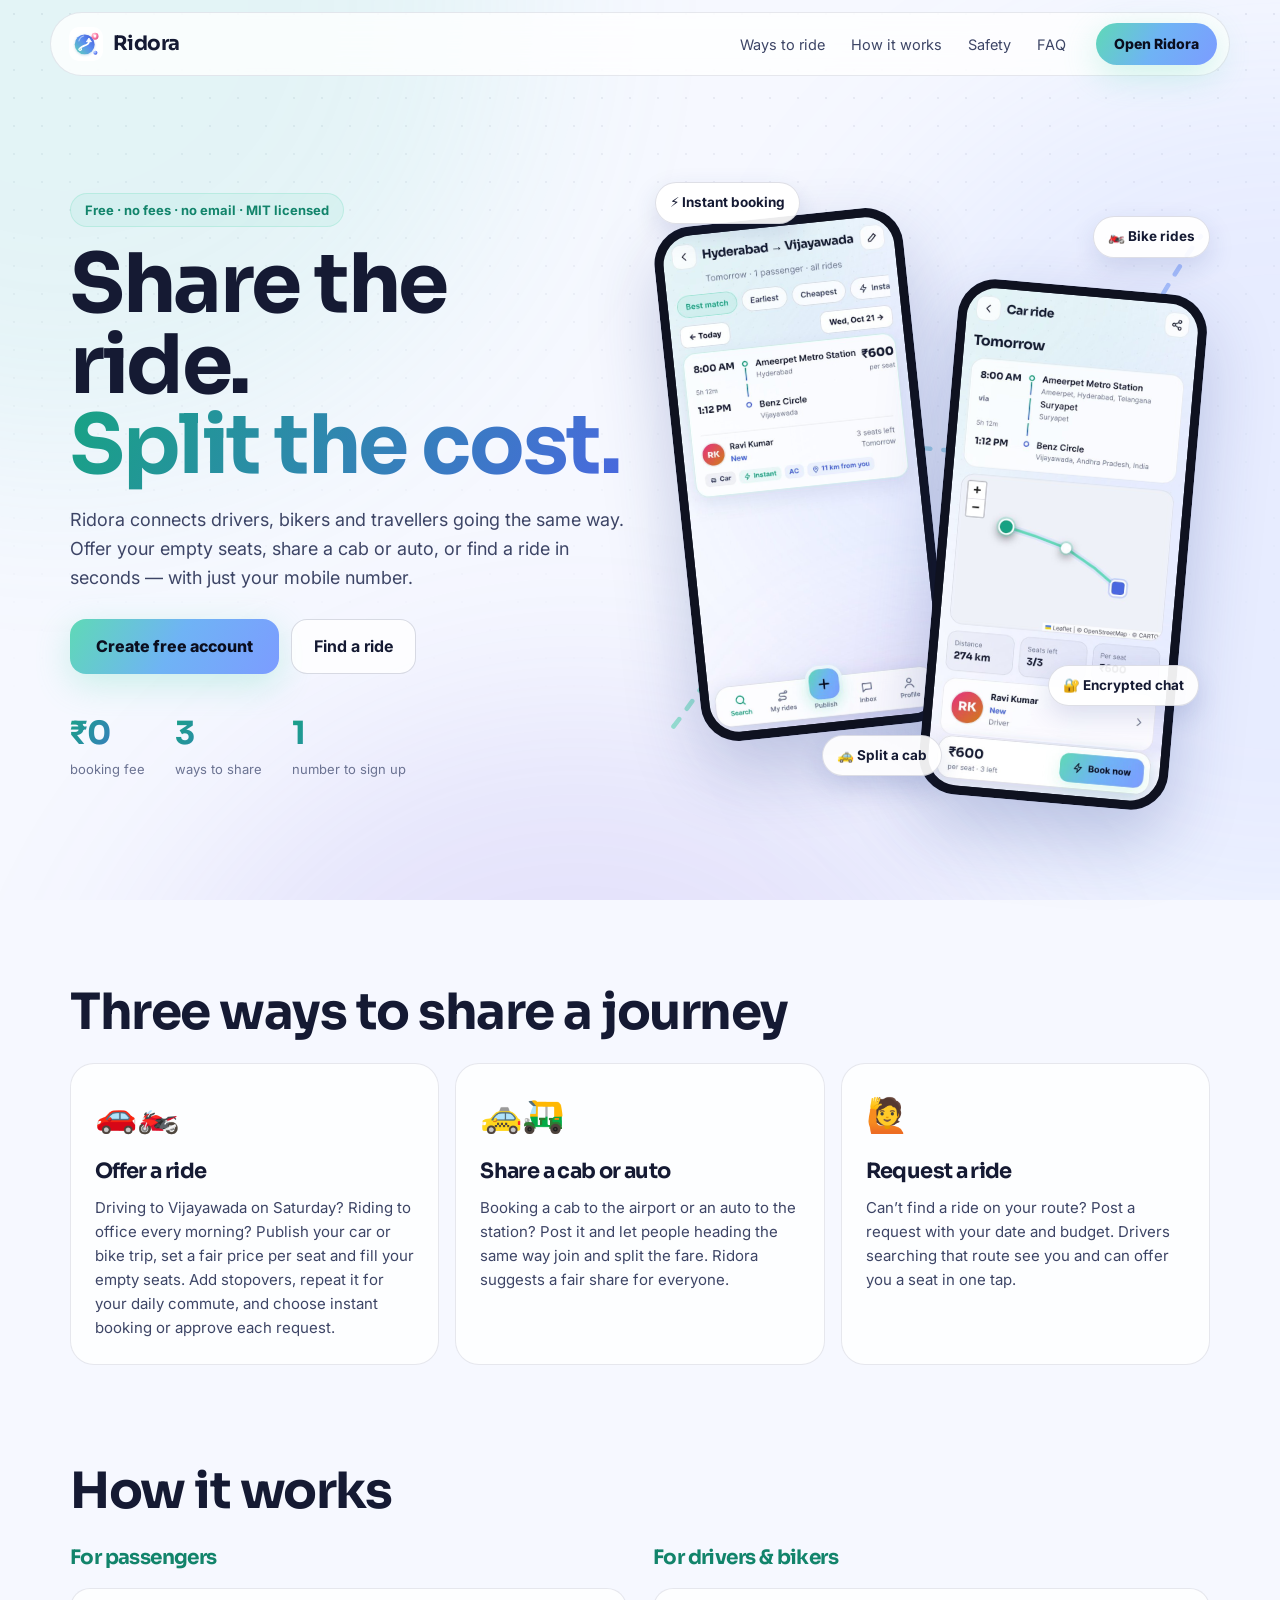
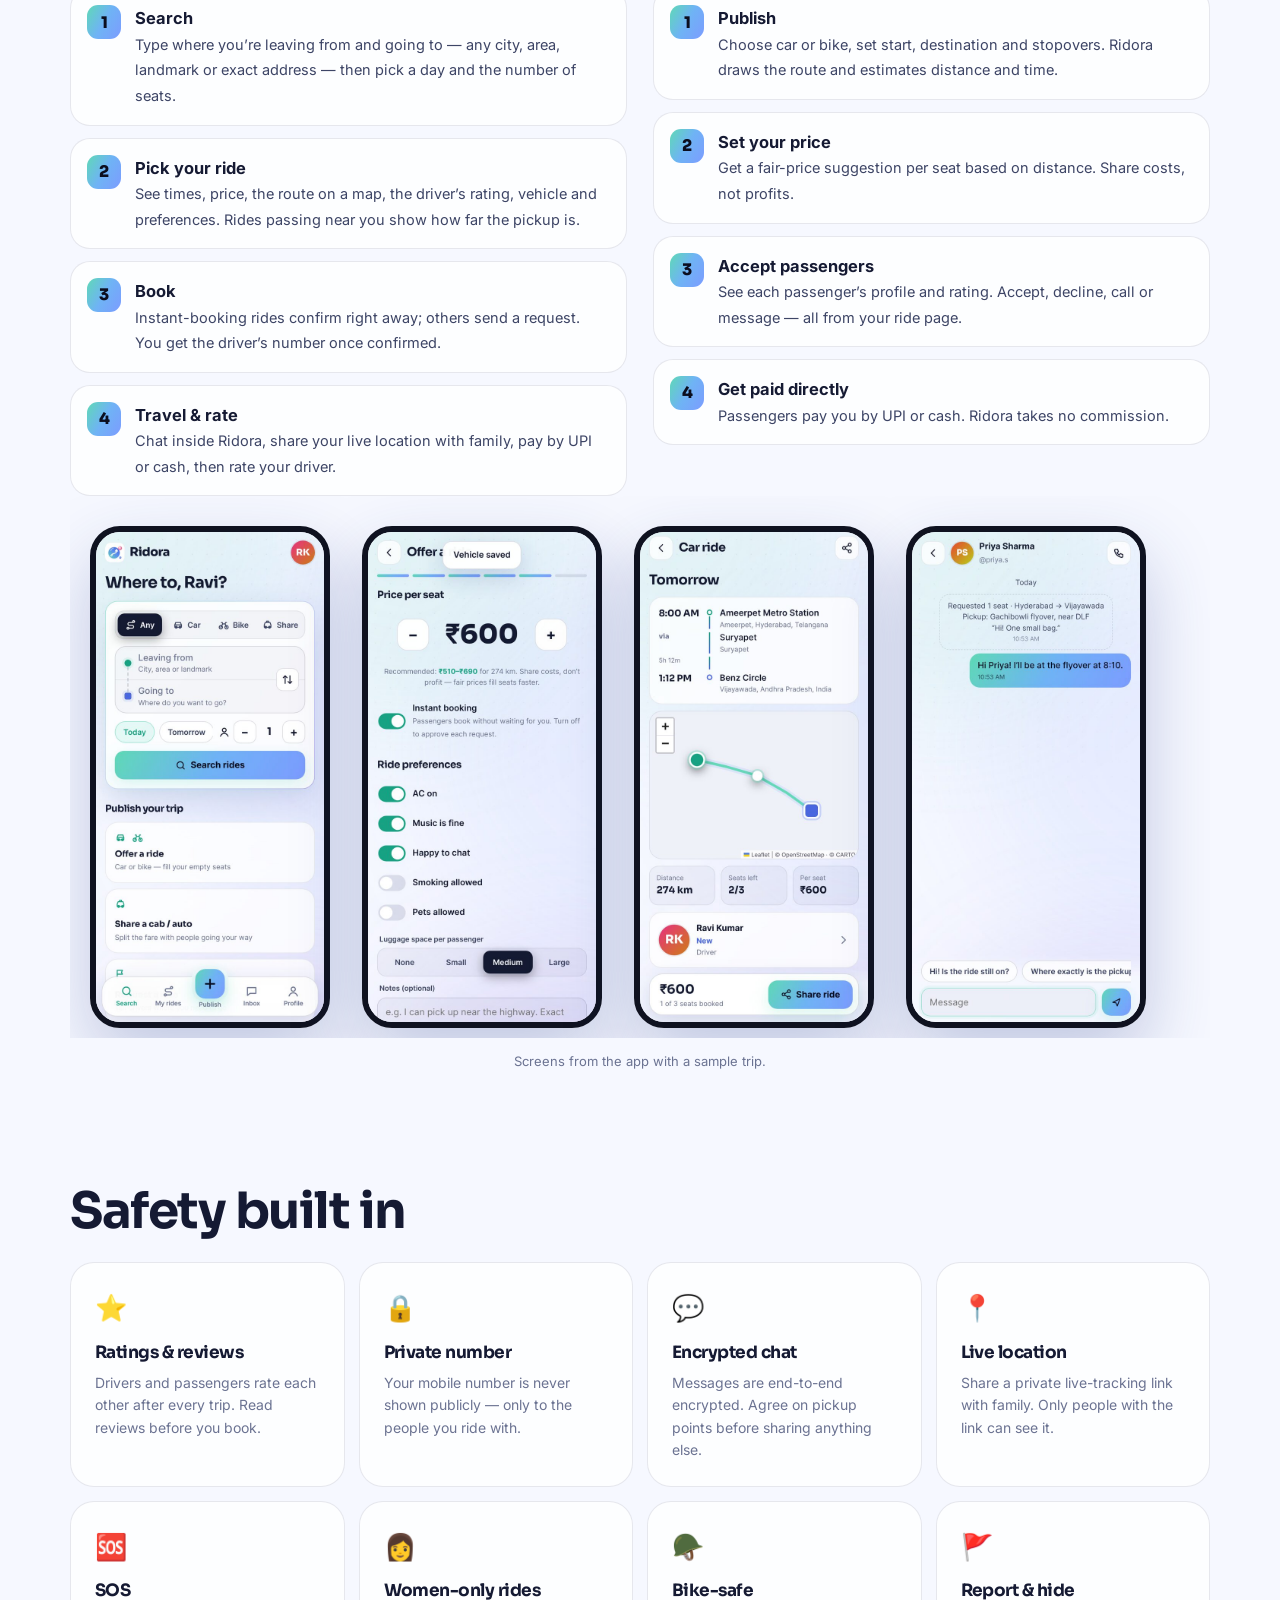
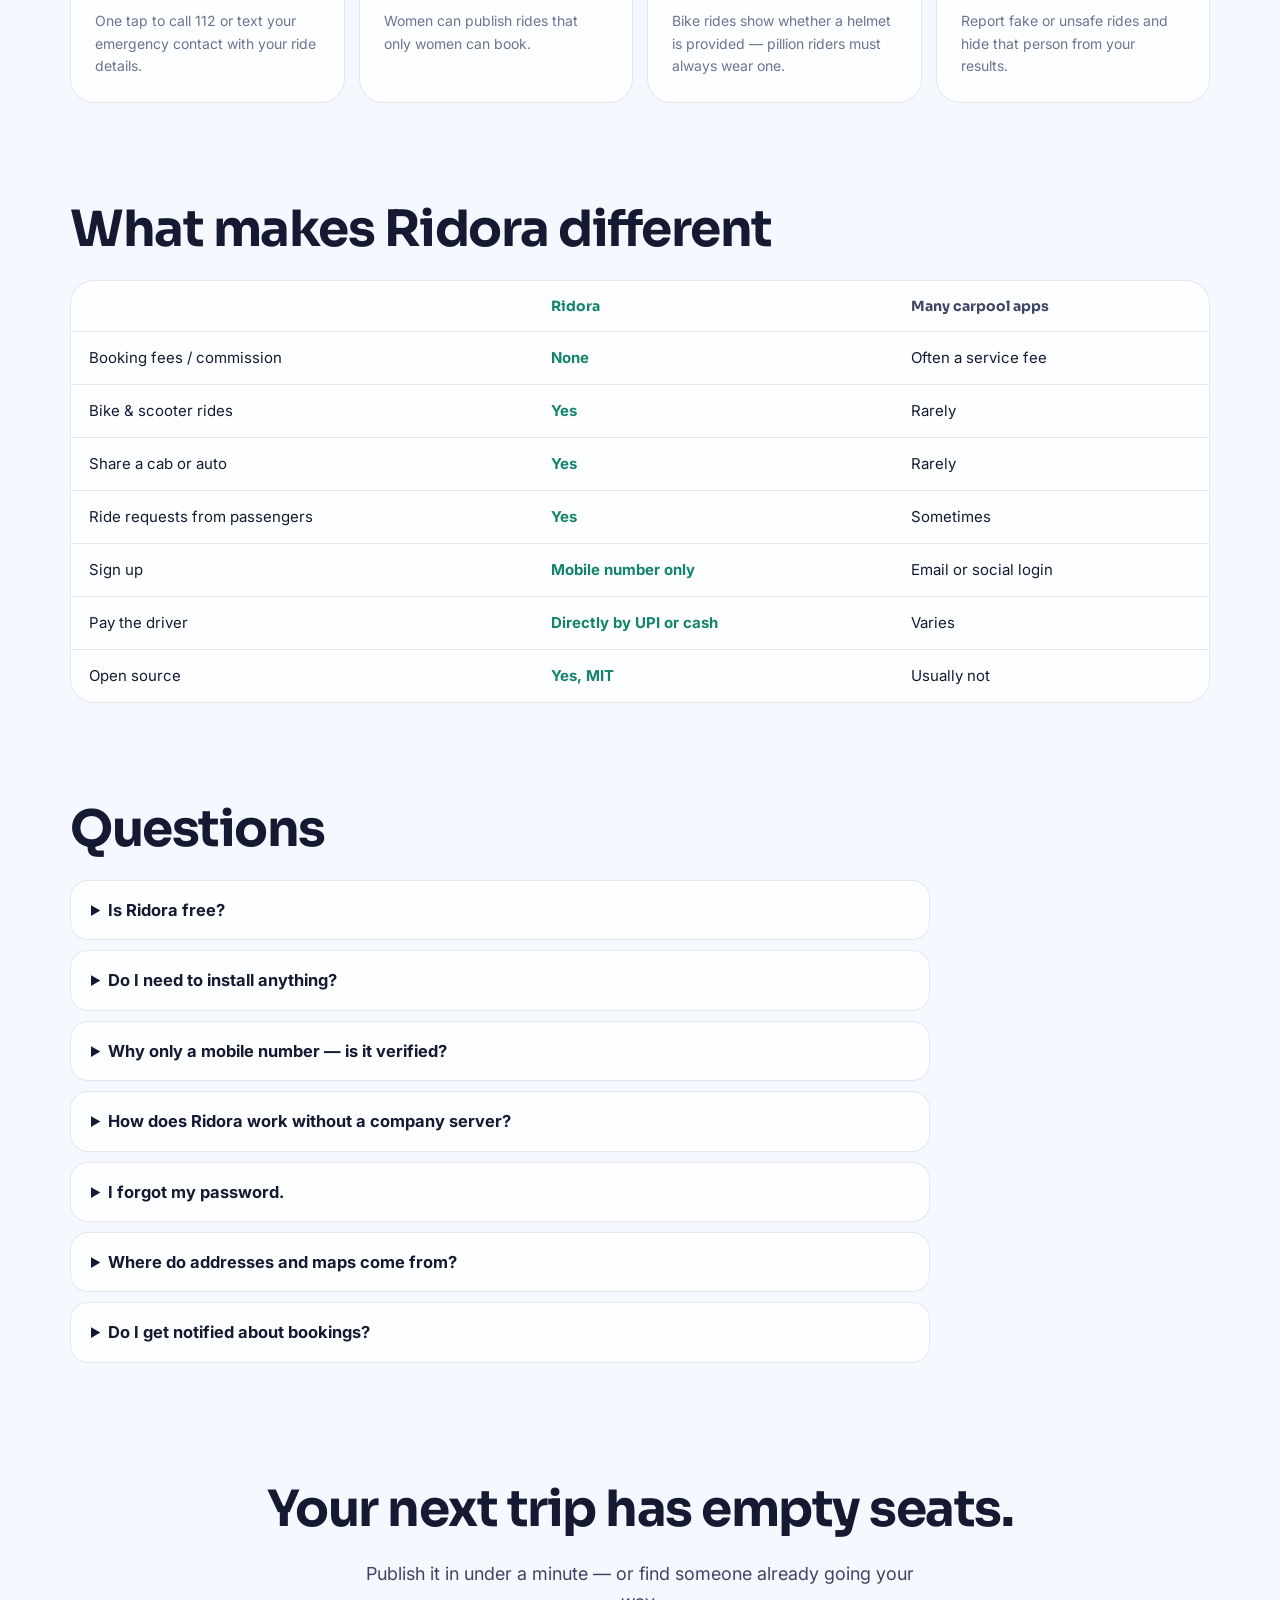
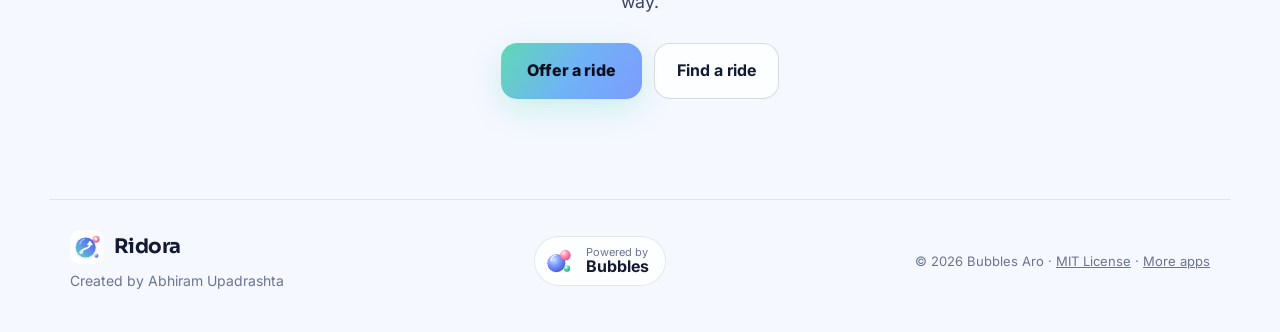
<file: index.html>
<!doctype html>
<html lang="en">
<head>
<meta charset="utf-8">
<meta name="viewport" content="width=device-width,initial-scale=1">
<title>Ridora — share rides by car or bike, split cabs and autos. Free carpooling.</title>
<meta name="description" content="Ridora is free carpooling and ride sharing: offer seats in your car or on your bike, share a cab or auto, or find a ride going your way. Sign up with just your mobile number. No fees. By Abhiram Upadrashta. Powered by Bubbles.">
<link rel="canonical" href="https://bubbles.foo.ng/Ridora/">
<meta property="og:title" content="Ridora — share the ride, split the cost"><meta property="og:description" content="Car & bike rides, cab and auto sharing. Just your mobile number. Free."><meta property="og:image" content="https://bubbles.foo.ng/Ridora/img/ridora-1024.png"><meta name="twitter:card" content="summary_large_image">
<meta name="theme-color" content="#f6f8ff" media="(prefers-color-scheme: light)"><meta name="theme-color" content="#0b0e1f" media="(prefers-color-scheme: dark)"><meta name="color-scheme" content="light dark">
<link rel="icon" href="img/ridora.svg"><link rel="apple-touch-icon" href="img/ridora-180.png">
<link rel="preconnect" href="https://fonts.googleapis.com"><link rel="preconnect" href="https://fonts.gstatic.com" crossorigin>
<link href="https://fonts.googleapis.com/css2?family=Inter:wght@400;500;600;700;800&family=Sora:wght@600;700;800&display=swap" rel="stylesheet">
<link rel="stylesheet" href="site.css?v=a83870f">
<script type="application/ld+json">{"@context":"https://schema.org","@type":"WebApplication","name":"Ridora","applicationCategory":"TravelApplication","operatingSystem":"Any (web browser)","offers":{"@type":"Offer","price":"0","priceCurrency":"INR"},"url":"https://bubbles.foo.ng/Ridora/","description":"Free carpooling and ride sharing: car and bike rides, cab and auto sharing, ride requests.","author":{"@type":"Person","name":"Abhiram Upadrashta"},"publisher":{"@type":"Organization","name":"Bubbles Aro","url":"https://bubbles.foo.ng/"},"license":"https://opensource.org/licenses/MIT"}</script>
</head>
<body>
<div class="bg" aria-hidden="true"><i></i><i></i><i></i></div>
<header class="nav">
  <a class="brand" href="./"><img src="img/ridora.svg" alt=""><b>Ridora</b></a>
  <nav><a href="#ways">Ways to ride</a><a href="#how">How it works</a><a href="#safety">Safety</a><a href="#faq">FAQ</a></nav>
  <a class="cta sm" href="app/">Open Ridora</a>
</header>
<main>
<section class="hero">
  <div class="copy">
    <span class="kicker rv">Free · no fees · no email · MIT licensed</span>
    <h1 class="rv">Share the ride.<br><span class="grad">Split the cost.</span></h1>
    <p class="lead rv">Ridora connects drivers, bikers and travellers going the same way. Offer your empty seats, share a cab or auto, or find a ride in seconds — with just your mobile number.</p>
    <div class="ctas rv"><a class="cta" href="app/#signup">Create free account</a><a class="ghost" href="app/#home">Find a ride</a></div>
    <div class="stats rv"><div><b>₹0</b><span>booking fee</span></div><div><b>3</b><span>ways to share</span></div><div><b>1</b><span>number to sign up</span></div></div>
  </div>
  <div class="phones rv" aria-hidden="true">
    <svg class="road" viewBox="0 0 600 600"><defs><linearGradient id="rg" x1="0" x2="1"><stop offset="0" stop-color="#5fd9b6"/><stop offset="1" stop-color="#7c9cff"/></linearGradient></defs><path d="M20 560 C 160 380, 120 240, 300 260 S 520 120, 590 30"/></svg>
    <figure class="ph p1"><picture><source srcset="media/l-results-dark.jpg" media="(prefers-color-scheme: dark)"><img src="media/l-results.jpg" alt=""></picture></figure>
    <figure class="ph p2"><picture><source srcset="media/m-trip-rider-dark.jpg" media="(prefers-color-scheme: dark)"><img src="media/m-trip-rider.jpg" alt=""></picture></figure>
    <span class="tag t1">⚡ Instant booking</span><span class="tag t2">🏍️ Bike rides</span><span class="tag t3">🚕 Split a cab</span><span class="tag t4">🔐 Encrypted chat</span>
  </div>
</section>

<section id="ways" class="sec">
  <h2 class="rv">Three ways to share a journey</h2>
  <div class="ways">
    <article class="card rv"><span class="ic">🚗🏍️</span><h3>Offer a ride</h3><p>Driving to Vijayawada on Saturday? Riding to office every morning? Publish your car or bike trip, set a fair price per seat and fill your empty seats. Add stopovers, repeat it for your daily commute, and choose instant booking or approve each request.</p></article>
    <article class="card rv"><span class="ic">🚕🛺</span><h3>Share a cab or auto</h3><p>Booking a cab to the airport or an auto to the station? Post it and let people heading the same way join and split the fare. Ridora suggests a fair share for everyone.</p></article>
    <article class="card rv"><span class="ic">🙋</span><h3>Request a ride</h3><p>Can’t find a ride on your route? Post a request with your date and budget. Drivers searching that route see you and can offer you a seat in one tap.</p></article>
  </div>
</section>

<section id="how" class="sec">
  <h2 class="rv">How it works</h2>
  <div class="how">
    <div class="rv"><h3 class="who">For passengers</h3><ol class="steps">
      <li><b>Search</b><span>Type where you’re leaving from and going to — any city, area, landmark or exact address — then pick a day and the number of seats.</span></li>
      <li><b>Pick your ride</b><span>See times, price, the route on a map, the driver’s rating, vehicle and preferences. Rides passing near you show how far the pickup is.</span></li>
      <li><b>Book</b><span>Instant-booking rides confirm right away; others send a request. You get the driver’s number once confirmed.</span></li>
      <li><b>Travel & rate</b><span>Chat inside Ridora, share your live location with family, pay by UPI or cash, then rate your driver.</span></li></ol></div>
    <div class="rv"><h3 class="who">For drivers & bikers</h3><ol class="steps">
      <li><b>Publish</b><span>Choose car or bike, set start, destination and stopovers. Ridora draws the route and estimates distance and time.</span></li>
      <li><b>Set your price</b><span>Get a fair-price suggestion per seat based on distance. Share costs, not profits.</span></li>
      <li><b>Accept passengers</b><span>See each passenger’s profile and rating. Accept, decline, call or message — all from your ride page.</span></li>
      <li><b>Get paid directly</b><span>Passengers pay you by UPI or cash. Ridora takes no commission.</span></li></ol></div>
  </div>
  <div class="shots rv"><picture><source srcset="media/c-home-dark.jpg" media="(prefers-color-scheme: dark)"><img src="media/c-home.jpg" alt="Search screen" loading="lazy"></picture><picture><source srcset="media/h-price-dark.jpg" media="(prefers-color-scheme: dark)"><img src="media/h-price.jpg" alt="Price and preferences step" loading="lazy"></picture><picture><source srcset="media/p-owner-pax-dark.jpg" media="(prefers-color-scheme: dark)"><img src="media/p-owner-pax.jpg" alt="Driver's ride page with a confirmed passenger" loading="lazy"></picture><picture><source srcset="media/r-chat-dark.jpg" media="(prefers-color-scheme: dark)"><img src="media/r-chat.jpg" alt="Encrypted chat" loading="lazy"></picture></div>
  <p class="small muted center rv">Screens from the app with a sample trip.</p>
</section>

<section id="safety" class="sec">
  <h2 class="rv">Safety built in</h2>
  <div class="grid">
    <article class="card rv"><span>⭐</span><h3>Ratings & reviews</h3><p>Drivers and passengers rate each other after every trip. Read reviews before you book.</p></article>
    <article class="card rv"><span>🔒</span><h3>Private number</h3><p>Your mobile number is never shown publicly — only to the people you ride with.</p></article>
    <article class="card rv"><span>💬</span><h3>Encrypted chat</h3><p>Messages are end-to-end encrypted. Agree on pickup points before sharing anything else.</p></article>
    <article class="card rv"><span>📍</span><h3>Live location</h3><p>Share a private live-tracking link with family. Only people with the link can see it.</p></article>
    <article class="card rv"><span>🆘</span><h3>SOS</h3><p>One tap to call 112 or text your emergency contact with your ride details.</p></article>
    <article class="card rv"><span>👩</span><h3>Women-only rides</h3><p>Women can publish rides that only women can book.</p></article>
    <article class="card rv"><span>🪖</span><h3>Bike-safe</h3><p>Bike rides show whether a helmet is provided — pillion riders must always wear one.</p></article>
    <article class="card rv"><span>🚩</span><h3>Report & hide</h3><p>Report fake or unsafe rides and hide that person from your results.</p></article>
  </div>
</section>

<section class="sec">
  <h2 class="rv">What makes Ridora different</h2>
  <div class="table rv"><table>
    <tr><th></th><th class="r">Ridora</th><th>Many carpool apps</th></tr>
    <tr><td>Booking fees / commission</td><td class="r">None</td><td>Often a service fee</td></tr>
    <tr><td>Bike & scooter rides</td><td class="r">Yes</td><td>Rarely</td></tr>
    <tr><td>Share a cab or auto</td><td class="r">Yes</td><td>Rarely</td></tr>
    <tr><td>Ride requests from passengers</td><td class="r">Yes</td><td>Sometimes</td></tr>
    <tr><td>Sign up</td><td class="r">Mobile number only</td><td>Email or social login</td></tr>
    <tr><td>Pay the driver</td><td class="r">Directly by UPI or cash</td><td>Varies</td></tr>
    <tr><td>Open source</td><td class="r">Yes, MIT</td><td>Usually not</td></tr>
  </table></div>
</section>

<section id="faq" class="sec">
  <h2 class="rv">Questions</h2>
  <div class="faq">
    <details class="rv"><summary>Is Ridora free?</summary><p>Yes. No booking fees, no commission and no ads. Passengers pay drivers directly by UPI or cash. Prices are meant to share fuel and toll costs, not to make a profit.</p></details>
    <details class="rv"><summary>Do I need to install anything?</summary><p>No. Ridora runs in your phone’s browser. Add it to your home screen (Chrome: “Install app”, Safari: Share → “Add to Home Screen”) to open it like an app.</p></details>
    <details class="rv"><summary>Why only a mobile number — is it verified?</summary><p>You sign up with your mobile number, a username and a password — no email. Ridora doesn’t send SMS codes, so numbers aren’t SMS-verified. Use ratings, reviews and a quick call before your trip to build trust.</p></details>
    <details class="rv"><summary>How does Ridora work without a company server?</summary><p>Rides, bookings and ratings are signed records stored on public Nostr relays, so there’s no central Ridora database. Your account key is created from your number and password, which is why you can sign in on any device — and why you should keep your recovery code safe.</p></details>
    <details class="rv"><summary>I forgot my password.</summary><p>Use the recovery code you saved when you signed up. Without it, nobody can reset the password.</p></details>
    <details class="rv"><summary>Where do addresses and maps come from?</summary><p>Address search uses OpenStreetMap data via Photon, routes come from OSRM, and maps from OpenStreetMap and CARTO. You can also drop a pin on the map for an exact pickup point.</p></details>
    <details class="rv"><summary>Do I get notified about bookings?</summary><p>Yes, while Ridora is open: you see a pop-up and, if you allow it, a browser notification. Keep Ridora open (or installed on your home screen) around your trip time.</p></details>
  </div>
</section>

<section class="sec final rv">
  <h2>Your next trip has empty seats.</h2>
  <p class="lead">Publish it in under a minute — or find someone already going your way.</p>
  <div class="ctas" style="justify-content:center"><a class="cta" href="app/#offer">Offer a ride</a><a class="ghost" href="app/#home">Find a ride</a></div>
</section>
</main>
<footer class="foot">
  <div><a class="brand" href="./"><img src="img/ridora.svg" alt=""><b>Ridora</b></a><p class="muted">Created by Abhiram Upadrashta</p></div>
  <a class="pby" href="../" title="Bubbles Aro — more apps"><img src="img/bubbles.svg" alt=""><span><small>Powered by</small><b>Bubbles</b></span></a>
  <div class="muted small">© <span id="yr"></span> Bubbles Aro · <a href="LICENSE.txt">MIT License</a> · <a href="../">More apps</a></div>
</footer>
<script src="site.js?v=a83870f"></script>
</body>
</html>
</file>
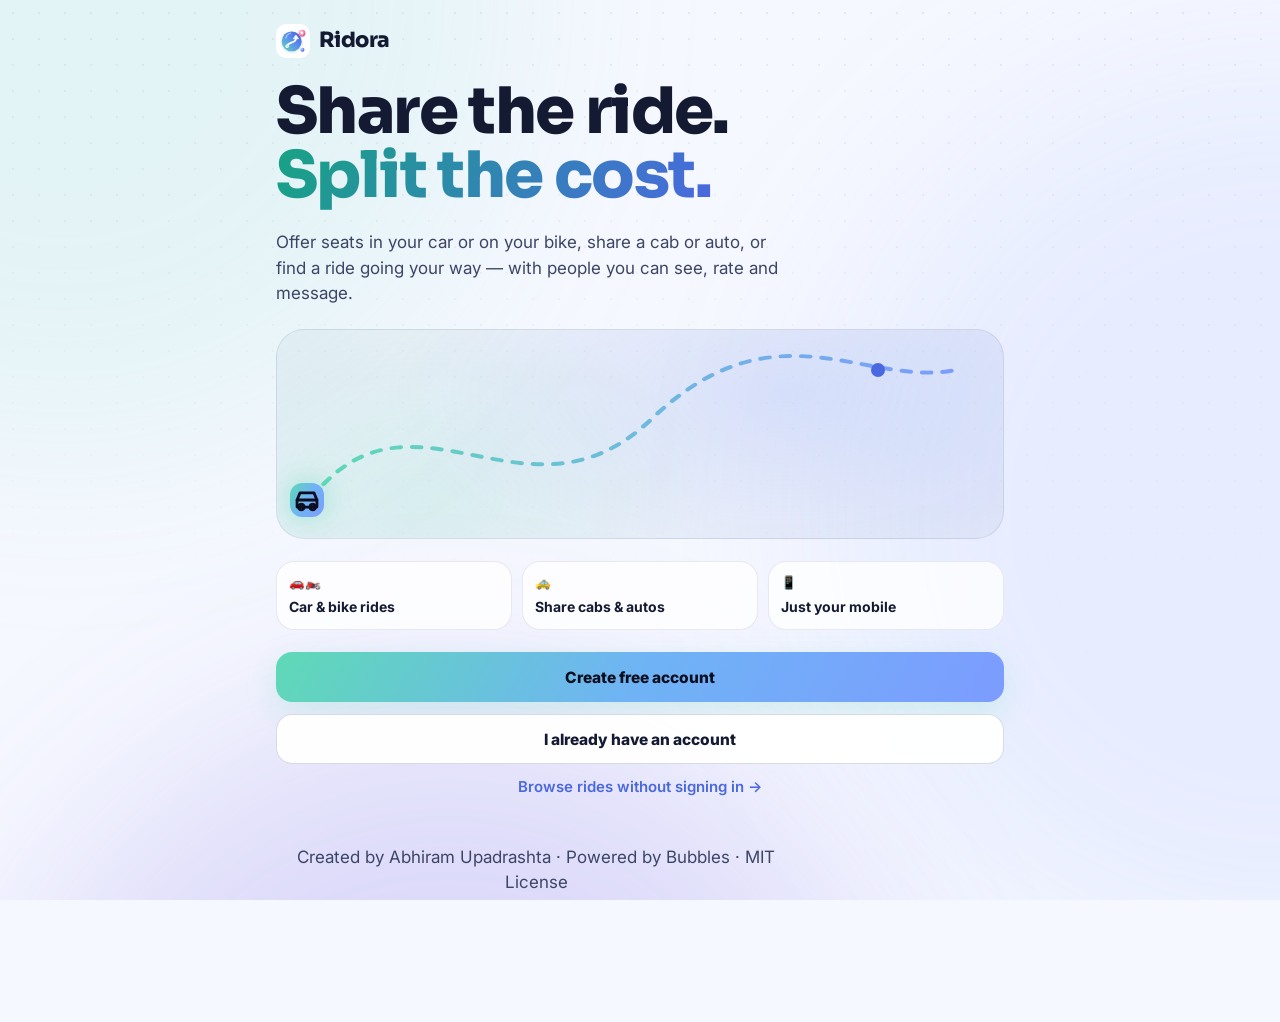
<file: app/index.html>
<!doctype html>
<html lang="en">
<head>
<meta charset="utf-8">
<meta name="viewport" content="width=device-width,initial-scale=1,viewport-fit=cover,maximum-scale=1">
<title>Ridora — share the ride</title>
<meta name="description" content="Offer or find rides by car or bike, share a cab or auto, split the cost. Sign up with just your mobile number. Free, by Abhiram Upadrashta. Powered by Bubbles.">
<meta name="theme-color" content="#f6f8ff" media="(prefers-color-scheme: light)"><meta name="theme-color" content="#0b0e1f" media="(prefers-color-scheme: dark)"><meta name="color-scheme" content="light dark">
<link rel="manifest" href="manifest.webmanifest">
<link rel="icon" href="../img/ridora.svg"><link rel="apple-touch-icon" href="../img/ridora-180.png">
<meta name="apple-mobile-web-app-capable" content="yes"><meta name="apple-mobile-web-app-status-bar-style" content="default">
<link rel="preconnect" href="https://fonts.googleapis.com"><link rel="preconnect" href="https://fonts.gstatic.com" crossorigin>
<link href="https://fonts.googleapis.com/css2?family=Inter:wght@400;500;600;700;800&family=Sora:wght@500;600;700;800&display=swap" rel="stylesheet">
<link rel="stylesheet" href="app.css?v=a83870f">
</head>
<body>
<div class="bg" aria-hidden="true"><i></i><i></i><i></i></div>
<div id="view" class="view"></div>
<nav class="tabbar hidden" id="tabbar">
  <a href="#home" data-tab="home"><svg class="i" viewBox="0 0 24 24"><circle cx="11" cy="11" r="7"/><path d="m20 20-3.5-3.5"/></svg><span>Search</span></a>
  <a href="#trips" data-tab="trips"><svg class="i" viewBox="0 0 24 24"><circle cx="6" cy="19" r="2"/><circle cx="18" cy="5" r="2"/><path d="M8 19h7a3 3 0 0 0 0-6H9a3 3 0 0 1 0-6h7"/></svg><span>My rides</span></a>
  <a href="#offer" data-tab="offer" class="pub"><b><svg class="i" viewBox="0 0 24 24"><path d="M12 5v14M5 12h14"/></svg></b><span>Publish</span></a>
  <a href="#inbox" data-tab="inbox"><svg class="i" viewBox="0 0 24 24"><path d="M4 5h16v11H9l-5 4z"/></svg><span>Inbox</span><em id="badge" class="hidden"></em></a>
  <a href="#me" data-tab="me"><svg class="i" viewBox="0 0 24 24"><circle cx="12" cy="8" r="4"/><path d="M4 21c1.5-4 4.5-6 8-6s6.5 2 8 6"/></svg><span>Profile</span></a>
</nav>
<div class="toast" id="toast" role="status"></div>
<script type="module" src="app.js?v=a83870f"></script>
</body>
</html>
</file>
<file: site.css>
:root{color-scheme:dark;--w:255,255,255;--g:14,17,34;--accT:#a8ecd8;--bg:#0b0e1f;--ink:#f2f5ff;--ink2:#bcc3da;--muted:#7f879e;--line:rgba(var(--w),.09);--card:rgba(22,25,38,.66);--grad:linear-gradient(120deg,#5fd9b6,#6fb3f5 50%,#7c9cff)}*{box-sizing:border-box}html{scroll-behavior:smooth}body{margin:0;font:16px/1.6 Inter,system-ui,sans-serif;color:var(--ink);background:var(--bg);overflow-x:hidden}a{color:inherit}.muted{color:var(--muted)}.small{font-size:13px}.center{text-align:center}h1,h2,h3,.brand b,.stats b{font-family:Sora,Inter,sans-serif;letter-spacing:-.03em}.bg{position:fixed;top:0;right:0;bottom:0;left:0;z-index:-1;overflow:hidden;pointer-events:none}.bg i{position:absolute;width:70vmax;height:70vmax;border-radius:50%;filter:blur(110px);opacity:.16;animation:drift 26s ease-in-out infinite alternate}.bg i:nth-child(1){background:#5fd9b6;left:-30vmax;top:-35vmax}.bg i:nth-child(2){background:#7c9cff;right:-35vmax;top:5vmax;animation-delay:-9s}.bg i:nth-child(3){background:#6a52e0;left:10vmax;bottom:-55vmax;animation-delay:-15s}@keyframes drift{to{transform:translate(7vmax,5vmax) scale(1.12)}}body:before{content:"";position:fixed;top:0;right:0;bottom:0;left:0;z-index:-1;background-image:radial-gradient(rgba(var(--w),.07) 1px,transparent 1px);background-size:28px 28px;mask-image:linear-gradient(#000,transparent 80%);-webkit-mask-image:linear-gradient(#000,transparent 80%)}.grad{background:var(--grad);-webkit-background-clip:text;background-clip:text;color:transparent}.nav{position:sticky;top:12px;z-index:9;display:flex;align-items:center;gap:18px;max-width:1180px;margin:12px auto 0;padding:10px 12px 10px 18px;border-radius:999px;background:rgba(var(--g),.78);backdrop-filter:blur(16px);-webkit-backdrop-filter:blur(16px);border:1px solid var(--line)}.nav nav{display:flex;gap:2px;margin-left:auto}.nav nav a{text-decoration:none;color:var(--ink2);padding:8px 12px;border-radius:999px;font-size:14.5px}.nav nav a:hover{background:#5fd9b61a}.brand{display:flex;align-items:center;gap:10px;text-decoration:none;font-size:20px}.brand img{width:34px;height:34px;border-radius:10px}.cta{display:inline-flex;align-items:center;text-decoration:none;color:#0b0e1f;font-weight:800;padding:14px 26px;border-radius:16px;background:var(--grad);box-shadow:0 10px 34px #5fd9b64d;transition:.25s}.cta:hover{transform:translateY(-2px);box-shadow:0 16px 44px #5fd9b673}.cta.sm{padding:10px 18px;font-size:14px;border-radius:999px}.ghost{display:inline-flex;text-decoration:none;font-weight:700;color:var(--ink);padding:14px 22px;border-radius:16px;border:1px solid rgba(var(--w),.16);background:var(--card)}main{max-width:1180px;margin:0 auto;padding:0 20px}.hero{display:grid;grid-template-columns:1fr 1fr;gap:30px;align-items:center;min-height:calc(100vh - 80px);padding:30px 0}.kicker{display:inline-block;font-size:13px;font-weight:700;color:var(--accT);background:#5fd9b61a;border:1px solid rgba(95,217,182,.25);padding:6px 14px;border-radius:999px;margin-bottom:18px}h1{font-size:clamp(44px,6.4vw,82px);line-height:.98;margin:0 0 20px}.lead{font-size:18px;color:var(--ink2);max-width:560px;margin:0 0 26px}.ctas{display:flex;gap:12px;flex-wrap:wrap}.stats{display:flex;gap:30px;margin-top:34px}.stats div{display:flex;flex-direction:column}.stats b{font-size:32px;background:var(--grad);-webkit-background-clip:text;background-clip:text;color:transparent}.stats span{color:var(--muted);font-size:13px}.phones{position:relative;height:620px}.road{position:absolute;top:0;right:0;bottom:0;left:0;width:100%;height:100%}.road path{fill:none;stroke:url(#rg);stroke-width:5;stroke-linecap:round;stroke-dasharray:10 14;opacity:.6;animation:dash 3s linear infinite}@keyframes dash{to{stroke-dashoffset:-48}}.ph{position:absolute;margin:0;width:250px;border-radius:38px;padding:8px;background:#0f1220;border:1px solid rgba(var(--w),.14);box-shadow:0 40px 90px #0009,0 0 0 1px #5fd9b614}.ph img{display:block;width:100%;border-radius:30px}.ph picture,.shots picture{display:contents}.p1{left:4%;top:40px;transform:rotate(-6deg);animation:bob 7s ease-in-out infinite}.p2{right:4%;top:110px;transform:rotate(5deg);animation:bob2 7s ease-in-out infinite -3s}@keyframes bob{50%{transform:rotate(-6deg) translateY(-14px)}}@keyframes bob2{50%{transform:rotate(5deg) translateY(-14px)}}.tag{position:absolute;padding:9px 14px;border-radius:999px;background:rgba(var(--g),.92);border:1px solid rgba(var(--w),.14);font-weight:700;font-size:13.5px;box-shadow:0 12px 30px #00000073;animation:pop 6s ease-in-out infinite;white-space:nowrap}.t1{left:0;top:6px}.t2{right:0;top:40px;animation-delay:-1.5s}.t3{left:30%;bottom:20px;animation-delay:-3s}.t4{right:2%;bottom:90px;animation-delay:-4.5s}@keyframes pop{50%{transform:translateY(-8px)}}.sec{padding:90px 0 10px}h2{font-size:clamp(30px,4.4vw,50px);line-height:1.06;margin:0 0 24px}.card{padding:24px;border-radius:24px;background:var(--card);border:1px solid var(--line);transition:transform .3s,border-color .3s}.card:hover{transform:translateY(-6px);border-color:#5fd9b64d}.ways{display:grid;grid-template-columns:repeat(3,1fr);gap:16px}.ways .ic{font-size:34px}.ways h3{margin:12px 0 8px;font-size:21px}.ways p{color:var(--ink2);margin:0;font-size:15px}.how{display:grid;grid-template-columns:1fr 1fr;gap:26px}.who{font-size:20px;margin:0 0 14px;color:var(--accT)}.steps{list-style:none;padding:0;margin:0;counter-reset:s;display:grid;gap:12px}.steps li{counter-increment:s;position:relative;padding:16px 18px 16px 64px;border-radius:20px;background:var(--card);border:1px solid var(--line)}.steps li:before{content:counter(s);position:absolute;left:16px;top:16px;width:34px;height:34px;border-radius:11px;display:grid;place-items:center;background:var(--grad);color:#0b0e1f;font-family:Sora;font-weight:800}.steps b{display:block;font-size:16.5px}.steps span{color:var(--ink2);font-size:14.5px}.shots{display:flex;gap:16px;overflow-x:auto;padding:30px 4px 10px;scrollbar-width:none;scroll-snap-type:x mandatory}.shots::-webkit-scrollbar{display:none}.shots img{flex:none;width:240px;border-radius:30px;border:6px solid #0f1220;box-shadow:0 24px 60px #00000080;scroll-snap-align:center;transition:transform .3s}.shots img:hover{transform:translateY(-8px)}.grid{display:grid;grid-template-columns:repeat(4,1fr);gap:14px}.grid span{font-size:26px}.grid h3{margin:10px 0 6px;font-size:17px}.grid p{margin:0;color:var(--muted);font-size:14px}.table{overflow-x:auto;border-radius:24px;border:1px solid var(--line);background:var(--card)}table{width:100%;border-collapse:collapse;font-size:15px}th,td{padding:14px 18px;text-align:left;border-bottom:1px solid var(--line)}tr:last-child td{border-bottom:0}th{font-family:Sora;font-size:14px;color:var(--ink2)}td.r,th.r{color:var(--accT);font-weight:700}.faq{display:grid;gap:10px;max-width:860px}details{padding:16px 20px;border-radius:18px;background:var(--card);border:1px solid var(--line)}summary{cursor:pointer;font-weight:700;font-size:16.5px}details p{color:var(--ink2);margin:10px 0 0}.final{text-align:center;padding:110px 0 30px}.final .lead{margin:0 auto 26px}.foot{max-width:1180px;margin:70px auto 0;padding:30px 20px 40px;display:flex;gap:20px;justify-content:space-between;align-items:center;flex-wrap:wrap;border-top:1px solid var(--line)}.foot p{margin:6px 0 0;font-size:14px}.pby{display:inline-flex;align-items:center;gap:10px;padding:7px 16px 7px 7px;border-radius:999px;text-decoration:none;background:var(--card);border:1px solid var(--line)}.pby img{width:34px;height:34px;border-radius:10px}.pby span{display:flex;flex-direction:column;line-height:1.1}.pby small{font-size:11px;color:var(--muted)}.pby b{font-size:16px}.rv{opacity:0;transform:translateY(24px);transition:opacity .8s,transform .8s}.rv.in{opacity:1;transform:none}@media (max-width:1000px){.grid{grid-template-columns:1fr 1fr}.ways{grid-template-columns:1fr}}@media (max-width:860px){.hero,.how{grid-template-columns:1fr}.nav nav{display:none}.brand{margin-right:auto}.phones{height:520px}.ph{width:200px}}@media (max-width:520px){.grid{grid-template-columns:1fr}.phones{height:440px}.ph{width:170px;border-radius:28px}.ph img{border-radius:22px}.tag{font-size:12px}}@media (prefers-reduced-motion:reduce){*{animation:none!important}.rv{opacity:1;transform:none}}@media (prefers-color-scheme:light){:root{color-scheme:light;--w:24,32,80;--g:255,255,255;--accT:#12846b;--bg:#f6f8ff;--ink:#151a33;--ink2:#3d4566;--muted:#6b7392;--line:rgba(24,32,80,.1);--card:rgba(255,255,255,.8)}.bg i{opacity:.12}.grad,.stats b{background:linear-gradient(120deg,#17a383,#4a68e0);-webkit-background-clip:text;background-clip:text;color:transparent}.card:hover{box-shadow:0 14px 40px #283c8c1f}.ph,.shots img{box-shadow:0 30px 70px #283c8c40}.tag{box-shadow:0 10px 26px #283c8c26}}
</file>
<file: app/app.css>
.leaflet-pane,.leaflet-tile,.leaflet-marker-icon,.leaflet-marker-shadow,.leaflet-tile-container,.leaflet-pane>svg,.leaflet-pane>canvas,.leaflet-zoom-box,.leaflet-image-layer,.leaflet-layer{position:absolute;left:0;top:0}.leaflet-container{overflow:hidden}.leaflet-tile,.leaflet-marker-icon,.leaflet-marker-shadow{-webkit-user-select:none;-moz-user-select:none;user-select:none;-webkit-user-drag:none}.leaflet-tile::selection{background:transparent}.leaflet-safari .leaflet-tile{image-rendering:-webkit-optimize-contrast}.leaflet-safari .leaflet-tile-container{width:1600px;height:1600px;-webkit-transform-origin:0 0}.leaflet-marker-icon,.leaflet-marker-shadow{display:block}.leaflet-container .leaflet-overlay-pane svg{max-width:none!important;max-height:none!important}.leaflet-container .leaflet-marker-pane img,.leaflet-container .leaflet-shadow-pane img,.leaflet-container .leaflet-tile-pane img,.leaflet-container img.leaflet-image-layer,.leaflet-container .leaflet-tile{max-width:none!important;max-height:none!important;width:auto;padding:0}.leaflet-container img.leaflet-tile{mix-blend-mode:plus-lighter}.leaflet-container.leaflet-touch-zoom{-ms-touch-action:pan-x pan-y;touch-action:pan-x pan-y}.leaflet-container.leaflet-touch-drag{-ms-touch-action:pinch-zoom;touch-action:none;touch-action:pinch-zoom}.leaflet-container.leaflet-touch-drag.leaflet-touch-zoom{-ms-touch-action:none;touch-action:none}.leaflet-container{-webkit-tap-highlight-color:transparent}.leaflet-container a{-webkit-tap-highlight-color:rgba(51,181,229,.4)}.leaflet-tile{filter:inherit;visibility:hidden}.leaflet-tile-loaded{visibility:inherit}.leaflet-zoom-box{width:0;height:0;-moz-box-sizing:border-box;box-sizing:border-box;z-index:800}.leaflet-overlay-pane svg{-moz-user-select:none}.leaflet-pane{z-index:400}.leaflet-tile-pane{z-index:200}.leaflet-overlay-pane{z-index:400}.leaflet-shadow-pane{z-index:500}.leaflet-marker-pane{z-index:600}.leaflet-tooltip-pane{z-index:650}.leaflet-popup-pane{z-index:700}.leaflet-map-pane canvas{z-index:100}.leaflet-map-pane svg{z-index:200}.leaflet-vml-shape{width:1px;height:1px}.lvml{behavior:url(#default#VML);display:inline-block;position:absolute}.leaflet-control{position:relative;z-index:800;pointer-events:visiblePainted;pointer-events:auto}.leaflet-top,.leaflet-bottom{position:absolute;z-index:1000;pointer-events:none}.leaflet-top{top:0}.leaflet-right{right:0}.leaflet-bottom{bottom:0}.leaflet-left{left:0}.leaflet-control{float:left;clear:both}.leaflet-right .leaflet-control{float:right}.leaflet-top .leaflet-control{margin-top:10px}.leaflet-bottom .leaflet-control{margin-bottom:10px}.leaflet-left .leaflet-control{margin-left:10px}.leaflet-right .leaflet-control{margin-right:10px}.leaflet-fade-anim .leaflet-popup{opacity:0;-webkit-transition:opacity .2s linear;-moz-transition:opacity .2s linear;transition:opacity .2s linear}.leaflet-fade-anim .leaflet-map-pane .leaflet-popup{opacity:1}.leaflet-zoom-animated{-webkit-transform-origin:0 0;-ms-transform-origin:0 0;transform-origin:0 0}svg.leaflet-zoom-animated{will-change:transform}.leaflet-zoom-anim .leaflet-zoom-animated{-webkit-transition:-webkit-transform .25s cubic-bezier(0,0,.25,1);-moz-transition:-moz-transform .25s cubic-bezier(0,0,.25,1);transition:transform .25s cubic-bezier(0,0,.25,1)}.leaflet-zoom-anim .leaflet-tile,.leaflet-pan-anim .leaflet-tile{-webkit-transition:none;-moz-transition:none;transition:none}.leaflet-zoom-anim .leaflet-zoom-hide{visibility:hidden}.leaflet-interactive{cursor:pointer}.leaflet-grab{cursor:-webkit-grab;cursor:-moz-grab;cursor:grab}.leaflet-crosshair,.leaflet-crosshair .leaflet-interactive{cursor:crosshair}.leaflet-popup-pane,.leaflet-control{cursor:auto}.leaflet-dragging .leaflet-grab,.leaflet-dragging .leaflet-grab .leaflet-interactive,.leaflet-dragging .leaflet-marker-draggable{cursor:move;cursor:-webkit-grabbing;cursor:-moz-grabbing;cursor:grabbing}.leaflet-marker-icon,.leaflet-marker-shadow,.leaflet-image-layer,.leaflet-pane>svg path,.leaflet-tile-container{pointer-events:none}.leaflet-marker-icon.leaflet-interactive,.leaflet-image-layer.leaflet-interactive,.leaflet-pane>svg path.leaflet-interactive,svg.leaflet-image-layer.leaflet-interactive path{pointer-events:visiblePainted;pointer-events:auto}.leaflet-container{background:#ddd;outline-offset:1px}.leaflet-container a{color:#0078a8}.leaflet-zoom-box{border:2px dotted #38f;background:#ffffff80}.leaflet-container{font-family:Helvetica Neue,Arial,Helvetica,sans-serif;font-size:12px;font-size:.75rem;line-height:1.5}.leaflet-bar{box-shadow:0 1px 5px #000000a6;border-radius:4px}.leaflet-bar a{background-color:#fff;border-bottom:1px solid #ccc;width:26px;height:26px;line-height:26px;display:block;text-align:center;text-decoration:none;color:#000}.leaflet-bar a,.leaflet-control-layers-toggle{background-position:50% 50%;background-repeat:no-repeat;display:block}.leaflet-bar a:hover,.leaflet-bar a:focus{background-color:#f4f4f4}.leaflet-bar a:first-child{border-top-left-radius:4px;border-top-right-radius:4px}.leaflet-bar a:last-child{border-bottom-left-radius:4px;border-bottom-right-radius:4px;border-bottom:none}.leaflet-bar a.leaflet-disabled{cursor:default;background-color:#f4f4f4;color:#bbb}.leaflet-touch .leaflet-bar a{width:30px;height:30px;line-height:30px}.leaflet-touch .leaflet-bar a:first-child{border-top-left-radius:2px;border-top-right-radius:2px}.leaflet-touch .leaflet-bar a:last-child{border-bottom-left-radius:2px;border-bottom-right-radius:2px}.leaflet-control-zoom-in,.leaflet-control-zoom-out{font:700 18px Lucida Console,Monaco,monospace;text-indent:1px}.leaflet-touch .leaflet-control-zoom-in,.leaflet-touch .leaflet-control-zoom-out{font-size:22px}.leaflet-control-layers{box-shadow:0 1px 5px #0006;background:#fff;border-radius:5px}.leaflet-control-layers-toggle{background-image:url(images/layers.png);width:36px;height:36px}.leaflet-retina .leaflet-control-layers-toggle{background-image:url(images/layers-2x.png);background-size:26px 26px}.leaflet-touch .leaflet-control-layers-toggle{width:44px;height:44px}.leaflet-control-layers .leaflet-control-layers-list,.leaflet-control-layers-expanded .leaflet-control-layers-toggle{display:none}.leaflet-control-layers-expanded .leaflet-control-layers-list{display:block;position:relative}.leaflet-control-layers-expanded{padding:6px 10px 6px 6px;color:#333;background:#fff}.leaflet-control-layers-scrollbar{overflow-y:scroll;overflow-x:hidden;padding-right:5px}.leaflet-control-layers-selector{margin-top:2px;position:relative;top:1px}.leaflet-control-layers label{display:block;font-size:13px;font-size:1.08333em}.leaflet-control-layers-separator{height:0;border-top:1px solid #ddd;margin:5px -10px 5px -6px}.leaflet-default-icon-path{background-image:url(images/marker-icon.png)}.leaflet-container .leaflet-control-attribution{background:#fff;background:#fffc;margin:0}.leaflet-control-attribution,.leaflet-control-scale-line{padding:0 5px;color:#333;line-height:1.4}.leaflet-control-attribution a{text-decoration:none}.leaflet-control-attribution a:hover,.leaflet-control-attribution a:focus{text-decoration:underline}.leaflet-attribution-flag{display:inline!important;vertical-align:baseline!important;width:1em;height:.6669em}.leaflet-left .leaflet-control-scale{margin-left:5px}.leaflet-bottom .leaflet-control-scale{margin-bottom:5px}.leaflet-control-scale-line{border:2px solid #777;border-top:none;line-height:1.1;padding:2px 5px 1px;white-space:nowrap;-moz-box-sizing:border-box;box-sizing:border-box;background:#fffc;text-shadow:1px 1px #fff}.leaflet-control-scale-line:not(:first-child){border-top:2px solid #777;border-bottom:none;margin-top:-2px}.leaflet-control-scale-line:not(:first-child):not(:last-child){border-bottom:2px solid #777}.leaflet-touch .leaflet-control-attribution,.leaflet-touch .leaflet-control-layers,.leaflet-touch .leaflet-bar{box-shadow:none}.leaflet-touch .leaflet-control-layers,.leaflet-touch .leaflet-bar{border:2px solid rgba(0,0,0,.2);background-clip:padding-box}.leaflet-popup{position:absolute;text-align:center;margin-bottom:20px}.leaflet-popup-content-wrapper{padding:1px;text-align:left;border-radius:12px}.leaflet-popup-content{margin:13px 24px 13px 20px;line-height:1.3;font-size:13px;font-size:1.08333em;min-height:1px}.leaflet-popup-content p{margin:1.3em 0}.leaflet-popup-tip-container{width:40px;height:20px;position:absolute;left:50%;margin-top:-1px;margin-left:-20px;overflow:hidden;pointer-events:none}.leaflet-popup-tip{width:17px;height:17px;padding:1px;margin:-10px auto 0;pointer-events:auto;-webkit-transform:rotate(45deg);-moz-transform:rotate(45deg);-ms-transform:rotate(45deg);transform:rotate(45deg)}.leaflet-popup-content-wrapper,.leaflet-popup-tip{background:#fff;color:#333;box-shadow:0 3px 14px #0006}.leaflet-container a.leaflet-popup-close-button{position:absolute;top:0;right:0;border:none;text-align:center;width:24px;height:24px;font:16px/24px Tahoma,Verdana,sans-serif;color:#757575;text-decoration:none;background:transparent}.leaflet-container a.leaflet-popup-close-button:hover,.leaflet-container a.leaflet-popup-close-button:focus{color:#585858}.leaflet-popup-scrolled{overflow:auto}.leaflet-oldie .leaflet-popup-content-wrapper{-ms-zoom:1}.leaflet-oldie .leaflet-popup-tip{width:24px;margin:0 auto;-ms-filter:"progid:DXImageTransform.Microsoft.Matrix(M11=0.70710678, M12=0.70710678, M21=-0.70710678, M22=0.70710678)";filter:progid:DXImageTransform.Microsoft.Matrix(M11=.70710678,M12=.70710678,M21=-.70710678,M22=.70710678)}.leaflet-oldie .leaflet-control-zoom,.leaflet-oldie .leaflet-control-layers,.leaflet-oldie .leaflet-popup-content-wrapper,.leaflet-oldie .leaflet-popup-tip{border:1px solid #999}.leaflet-div-icon{background:#fff;border:1px solid #666}.leaflet-tooltip{position:absolute;padding:6px;background-color:#fff;border:1px solid #fff;border-radius:3px;color:#222;white-space:nowrap;-webkit-user-select:none;-moz-user-select:none;-ms-user-select:none;user-select:none;pointer-events:none;box-shadow:0 1px 3px #0006}.leaflet-tooltip.leaflet-interactive{cursor:pointer;pointer-events:auto}.leaflet-tooltip-top:before,.leaflet-tooltip-bottom:before,.leaflet-tooltip-left:before,.leaflet-tooltip-right:before{position:absolute;pointer-events:none;border:6px solid transparent;background:transparent;content:""}.leaflet-tooltip-bottom{margin-top:6px}.leaflet-tooltip-top{margin-top:-6px}.leaflet-tooltip-bottom:before,.leaflet-tooltip-top:before{left:50%;margin-left:-6px}.leaflet-tooltip-top:before{bottom:0;margin-bottom:-12px;border-top-color:#fff}.leaflet-tooltip-bottom:before{top:0;margin-top:-12px;margin-left:-6px;border-bottom-color:#fff}.leaflet-tooltip-left{margin-left:-6px}.leaflet-tooltip-right{margin-left:6px}.leaflet-tooltip-left:before,.leaflet-tooltip-right:before{top:50%;margin-top:-6px}.leaflet-tooltip-left:before{right:0;margin-right:-12px;border-left-color:#fff}.leaflet-tooltip-right:before{left:0;margin-left:-12px;border-right-color:#fff}@media print{.leaflet-control{-webkit-print-color-adjust:exact;print-color-adjust:exact}}:root{color-scheme:dark;--w:255,255,255;--b:11,14,31;--g:18,21,34;--sheet:#121527;--mapbg:#0c0e16;--gold:#ffd166;--pinkT:#ffb0c8;--violetT:#b9adf5;--bg:#0b0e1f;--panel:rgba(22,25,38,.72);--panel2:rgba(32,36,54,.85);--line:rgba(var(--w),.08);--line2:rgba(var(--w),.14);--ink:#f2f5ff;--ink2:#bcc3da;--muted:#7f879e;--lime:#5fd9b6;--cyan:#7c9cff;--violet:#6a52e0;--pink:#ff8fb1;--grad:linear-gradient(120deg,#5fd9b6,#6fb3f5 50%,#7c9cff);--grad2:linear-gradient(135deg,#6a52e0,#7c9cff);--r:22px;--sb:env(safe-area-inset-bottom,0px);--st:env(safe-area-inset-top,0px)}*{box-sizing:border-box;-webkit-tap-highlight-color:transparent}html,body{margin:0;min-height:100%}body{font:15px/1.5 Inter,system-ui,-apple-system,Segoe UI,sans-serif;color:var(--ink);background:var(--bg);overflow-x:hidden}body.modal{overflow:hidden}button,input,select,textarea{font:inherit;color:inherit}button{background:none;border:0;cursor:pointer;padding:0}a{color:inherit;text-decoration:none}h1,h2,h3,h4,.brand{font-family:Sora,Inter,sans-serif;letter-spacing:-.025em;margin:0}.i{width:20px;height:20px;fill:none;stroke:currentColor;stroke-width:2;stroke-linecap:round;stroke-linejoin:round;flex:none}.hidden{display:none!important}.muted{color:var(--muted)}.small{font-size:12.5px}.grow{flex:1}.row{display:flex;align-items:center;gap:10px}.row.end{justify-content:flex-end}.row.wrap{flex-wrap:wrap}.col{display:flex;flex-direction:column;gap:12px}.center{text-align:center}.lime{color:var(--lime)}.cyan{color:var(--cyan)}.bg{position:fixed;top:0;right:0;bottom:0;left:0;z-index:-1;overflow:hidden;pointer-events:none}.bg i{position:absolute;width:70vmax;height:70vmax;border-radius:50%;filter:blur(110px);opacity:.16;animation:drift 26s ease-in-out infinite alternate}.bg i:nth-child(1){background:#5fd9b6;left:-30vmax;top:-35vmax}.bg i:nth-child(2){background:#7c9cff;right:-35vmax;top:5vmax;animation-delay:-9s}.bg i:nth-child(3){background:#6a52e0;left:0;bottom:-55vmax;opacity:.18;animation-delay:-15s}@keyframes drift{to{transform:translate(7vmax,5vmax) scale(1.12)}}body:before{content:"";position:fixed;top:0;right:0;bottom:0;left:0;z-index:-1;background-image:radial-gradient(rgba(var(--w),.07) 1px,transparent 1px);background-size:26px 26px;mask-image:linear-gradient(#000,transparent 70%);-webkit-mask-image:linear-gradient(#000,transparent 70%)}.view{max-width:760px;margin:0 auto;padding:calc(14px + var(--st)) 16px calc(110px + var(--sb));min-height:100vh;animation:viewIn .35s ease}.view.wide{max-width:1100px}@keyframes viewIn{0%{opacity:0;transform:translateY(8px)}}.top{display:flex;align-items:center;gap:10px;margin-bottom:16px;min-height:44px}.top h2{font-size:21px;flex:1;white-space:nowrap;overflow:hidden;text-overflow:ellipsis}.ib{display:inline-grid;place-items:center;width:42px;height:42px;border-radius:14px;background:var(--panel);border:1px solid var(--line);transition:.2s;flex:none}.ib:hover{border-color:var(--line2)}.ib:active{transform:scale(.95)}.brand{display:flex;align-items:center;gap:9px;font-size:21px;font-weight:800}.brand img{width:34px;height:34px;border-radius:10px}.btn{display:inline-flex;align-items:center;justify-content:center;gap:8px;min-height:50px;padding:0 22px;border-radius:16px;background:var(--grad);color:#0b0e1f;font-weight:800;font-size:15.5px;box-shadow:0 10px 30px #5fd9b638;transition:transform .15s,box-shadow .2s,opacity .2s}.btn:hover{box-shadow:0 14px 40px #5fd9b659}.btn:active{transform:scale(.97)}.btn[disabled]{opacity:.45;pointer-events:none}.btn.block{width:100%}.btn.sm{min-height:38px;padding:0 14px;font-size:13.5px;border-radius:12px}.btn.ghost{background:var(--panel2);color:var(--ink);border:1px solid var(--line2);box-shadow:none}.btn.danger{background:linear-gradient(120deg,#ff8fb1,#ff7a59);color:#fff;box-shadow:0 10px 30px #ff8fb140}.btn.violet{background:var(--grad2);color:#fff;box-shadow:0 10px 30px #6a52e04d}.btn .i{width:19px;height:19px}.link{color:var(--cyan);font-weight:600}.card{background:var(--panel);border:1px solid var(--line);border-radius:var(--r);padding:16px;backdrop-filter:blur(18px);-webkit-backdrop-filter:blur(18px)}.card.glow{background:linear-gradient(var(--panel2),var(--panel2)) padding-box,linear-gradient(130deg,#5fd9b68c,#7c9cff59,#6a52e073) border-box;border:1px solid transparent;box-shadow:0 30px 80px #00000073}.sec{margin:22px 0 10px;display:flex;align-items:baseline;gap:10px}.sec h3{font-size:17px;flex:1}label.f{display:block}.f>span{display:block;font-size:12.5px;font-weight:600;color:var(--ink2);margin:0 0 6px 4px}.inp{display:flex;align-items:center;gap:10px;min-height:52px;padding:0 14px;border-radius:16px;background:rgba(var(--w),.04);border:1px solid var(--line2);transition:.2s}.inp:focus-within{border-color:#5fd9b699;box-shadow:0 0 0 4px #5fd9b61a}.inp input,.inp select,.inp textarea{flex:1;min-width:0;background:none;border:0;outline:0;font-size:16px;padding:12px 0}.inp select{appearance:none;-webkit-appearance:none}.inp select option{background:var(--sheet)}.inp textarea{resize:vertical;min-height:80px}.inp .pre{color:var(--muted);font-weight:600}.hint{font-size:12.5px;margin:6px 4px 0;color:var(--muted)}.hint.ok{color:var(--lime)}.hint.bad{color:var(--pink)}.err{color:var(--pink);font-size:13.5px;min-height:18px}.route{position:relative;display:flex;flex-direction:column;border-radius:20px;background:rgba(var(--w),.035);border:1px solid var(--line2)}.route .pl{display:flex;align-items:center;gap:12px;min-height:58px;padding:6px 56px 6px 16px;text-align:left;width:100%}.route .pl+.pl{border-top:1px solid var(--line)}.route .pl b{display:block;font-weight:600;font-size:15.5px;white-space:nowrap;overflow:hidden;text-overflow:ellipsis}.route .pl small{display:block;color:var(--muted);font-size:12.5px;white-space:nowrap;overflow:hidden;text-overflow:ellipsis}.route .pl .ph{color:var(--muted);font-weight:500}.route .pl>span{min-width:0;flex:1}.route .pl>.dotA,.route .pl>.dotB{flex:none}.dotA,.dotB{width:12px;height:12px;border-radius:50%;flex:none;box-shadow:0 0 0 4px #5fd9b626}.dotA{background:var(--lime)}.dotB{background:var(--cyan);box-shadow:0 0 0 4px #7c9cff26;border-radius:3px}.route .swap{position:absolute;right:10px;top:50%;transform:translateY(-50%);width:40px;height:40px;border-radius:12px;background:var(--panel2);border:1px solid var(--line2);display:grid;place-items:center}.route:before{content:"";position:absolute;left:21px;top:36px;bottom:36px;border-left:2px dashed rgba(var(--w),.18)}.seg{display:flex;padding:4px;gap:4px;border-radius:16px;background:rgba(var(--w),.04);border:1px solid var(--line)}.seg button{flex:1;display:flex;align-items:center;justify-content:center;gap:6px;min-height:40px;border-radius:12px;font-weight:600;font-size:13.5px;color:var(--ink2);transition:.2s;white-space:nowrap}.seg button.on{background:var(--ink);color:var(--bg);box-shadow:0 6px 18px #00000059}.chips{display:flex;gap:8px;overflow-x:auto;scrollbar-width:none;padding:2px 0}.chips::-webkit-scrollbar{display:none}.chip{flex:none;display:inline-flex;align-items:center;gap:6px;padding:8px 14px;border-radius:999px;background:var(--panel);border:1px solid var(--line2);font-size:13.5px;font-weight:600;color:var(--ink2);transition:.2s}.chip.on{background:#5fd9b624;border-color:#5fd9b699;color:var(--lime)}.chip .i{width:16px;height:16px}.stepper{display:flex;align-items:center;gap:6px}.stepper button{width:40px;height:40px;border-radius:12px;background:var(--panel2);border:1px solid var(--line2);font-size:20px;font-weight:700}.stepper b{min-width:34px;text-align:center;font-size:18px;font-family:Sora}.sw{display:flex;align-items:center;gap:12px;padding:12px 2px;cursor:pointer}.sw input{display:none}.sw .t{flex:1}.sw .t b{display:block;font-weight:600}.sw .t small{color:var(--muted)}.sw i{position:relative;width:48px;height:28px;border-radius:999px;background:rgba(var(--w),.12);transition:.2s;flex:none}.sw i:after{content:"";position:absolute;left:3px;top:3px;width:22px;height:22px;border-radius:50%;background:#fff;transition:.2s}.sw input:checked+i{background:var(--lime)}.sw input:checked+i:after{left:23px;background:#fff}.tabbar{position:fixed;left:50%;transform:translate(-50%);bottom:calc(10px + var(--sb));z-index:30;width:min(560px,calc(100vw - 20px));display:flex;justify-content:space-around;align-items:center;padding:8px 6px;border-radius:26px;background:rgba(var(--g),.86);backdrop-filter:blur(22px);-webkit-backdrop-filter:blur(22px);border:1px solid var(--line2);box-shadow:0 20px 60px #0009}.tabbar a{position:relative;flex:1;display:flex;flex-direction:column;align-items:center;gap:2px;font-size:11px;font-weight:600;color:var(--muted);padding:4px 0;transition:.2s}.tabbar a.on{color:var(--lime)}.tabbar a .i{width:22px;height:22px}.tabbar .pub b{display:grid;place-items:center;width:52px;height:52px;margin-top:-26px;border-radius:18px;background:var(--grad);color:#0b0e1f;box-shadow:0 10px 30px #5fd9b673,0 0 0 6px rgba(var(--b),.9)}.tabbar .pub b .i{width:26px;height:26px;stroke-width:2.6}.tabbar .pub.on{color:var(--lime)}.tabbar em{position:absolute;top:0;right:calc(50% - 22px);min-width:18px;height:18px;padding:0 5px;border-radius:9px;background:var(--pink);color:#fff;font-size:11px;font-style:normal;display:grid;place-items:center}.hero{min-height:calc(100vh - 140px);display:flex;flex-direction:column;justify-content:center;gap:22px;padding:10px 0}.hero h1{font-size:clamp(38px,9vw,64px);line-height:1;font-weight:800}.hero h1 em{font-style:normal;background:var(--grad);-webkit-background-clip:text;background-clip:text;color:transparent}.hero p{color:var(--ink2);font-size:17px;margin:0;max-width:520px}.art{position:relative;height:210px;border-radius:28px;overflow:hidden;background:radial-gradient(400px 200px at 70% 30%,rgba(124,156,255,.18),transparent),radial-gradient(300px 200px at 20% 80%,rgba(95,217,182,.15),transparent),rgba(var(--w),.03);border:1px solid var(--line)}.art svg{position:absolute;top:0;right:0;bottom:0;left:0;width:100%;height:100%}.art .road{fill:none;stroke:url(#rg);stroke-width:4;stroke-linecap:round;stroke-dasharray:8 10;animation:dash 2.5s linear infinite}@keyframes dash{to{stroke-dashoffset:-36}}.art .carDot{offset-path:path("M30 170 C 120 40, 220 210, 330 90 S 520 60, 600 40");offset-rotate:0deg;animation:move 6s ease-in-out infinite;position:absolute;left:0;top:0;width:34px;height:34px;border-radius:12px;display:grid;place-items:center;background:var(--grad);color:#0b0e1f;box-shadow:0 0 30px #5fd9b699}@keyframes move{0%{offset-distance:0%}to{offset-distance:100%}}.art .ping{position:absolute;width:14px;height:14px;border-radius:50%;background:var(--cyan);box-shadow:0 0 #7c9cff99;animation:ping 2s infinite}@keyframes ping{to{box-shadow:0 0 0 22px #7c9cff00}}.feats{display:grid;grid-template-columns:repeat(3,1fr);gap:10px}.feats div{padding:12px;border-radius:18px;background:var(--panel);border:1px solid var(--line);font-size:12.5px;color:var(--ink2)}.feats b{display:block;color:var(--ink);font-size:14px;margin-top:4px}.trip{display:block;position:relative;padding:16px;border-radius:var(--r);background:var(--panel);border:1px solid var(--line);transition:transform .2s,border-color .2s;animation:rise .4s both;cursor:pointer}.trip:hover{transform:translateY(-2px);border-color:#5fd9b659}@keyframes rise{0%{opacity:0;transform:translateY(10px)}}.tl{display:grid;grid-template-columns:auto 16px 1fr auto;column-gap:10px;row-gap:2px;align-items:start}.tl .tm{font-family:Sora;font-weight:700;font-size:16px;white-space:nowrap}.tl .dur{font-size:11px;color:var(--muted);white-space:nowrap}.tl .ln{position:relative;display:flex;flex-direction:column;align-items:center;height:100%}.tl .ln i{width:10px;height:10px;border-radius:50%;border:2.5px solid var(--lime);margin-top:5px;background:var(--bg)}.tl .ln i.b{border-color:var(--cyan)}.tl .ln s{flex:1;width:2px;background:linear-gradient(var(--lime),var(--cyan));min-height:22px;margin:2px 0}.tl .pl b{display:block;font-weight:600;white-space:nowrap;overflow:hidden;text-overflow:ellipsis}.tl .pl small{color:var(--muted);font-size:12px;display:block;white-space:nowrap;overflow:hidden;text-overflow:ellipsis}.tl .pr{grid-row:1/4;grid-column:4;text-align:right}.tl .pr b{font-family:Sora;font-size:20px;font-weight:800}.tl .pr small{display:block;color:var(--muted);font-size:11.5px}.trip .foot{display:flex;align-items:center;gap:10px;margin-top:14px;padding-top:12px;border-top:1px solid var(--line)}.trip .foot .who{flex:1;min-width:0}.trip .foot .who b{display:block;font-weight:600;font-size:14px;white-space:nowrap;overflow:hidden;text-overflow:ellipsis}.badges{display:flex;gap:6px;flex-wrap:wrap}.bd{display:inline-flex;align-items:center;gap:4px;padding:3px 8px;border-radius:8px;font-size:11.5px;font-weight:700;background:rgba(var(--w),.06);color:var(--ink2)}.bd .i{width:13px;height:13px}.bd.l{background:#5fd9b61f;color:var(--lime)}.bd.c{background:#7c9cff1f;color:var(--cyan)}.bd.p{background:#ff8fb124;color:var(--pinkT)}.bd.v{background:#6a52e02e;color:var(--violetT)}.trip.full{opacity:.6}.trip .meta{display:flex;align-items:center;gap:8px;margin-top:10px;flex-wrap:wrap}.trip .meta .badges{flex:1}.av{display:inline-grid;place-items:center;border-radius:50%;overflow:hidden;color:#fff;font-weight:800;font-family:Sora;flex:none;box-shadow:0 0 0 2px rgba(var(--w),.08)}.av img{width:100%;height:100%;object-fit:cover}.stars{font-weight:700;font-size:13px;color:var(--gold)}.stars small{color:var(--muted);font-weight:500}.stars.new{color:var(--cyan)}.list{display:flex;flex-direction:column;gap:12px}.empty{text-align:center;padding:40px 18px;color:var(--muted)}.empty .big{font-size:42px}.empty b{display:block;color:var(--ink);font-size:18px;margin:8px 0 4px;font-family:Sora}.skel{height:150px;border-radius:var(--r);background:linear-gradient(100deg,var(--panel) 30%,rgba(var(--w),.12) 50%,var(--panel) 70%);background-size:300% 100%;animation:sk 1.3s linear infinite}@keyframes sk{to{background-position:-150% 0}}.map{height:260px;border-radius:var(--r);overflow:hidden;border:1px solid var(--line);background:var(--mapbg)}.map.tall{height:340px}.leaflet-container{background:var(--mapbg)!important;font:inherit!important}.leaflet-control-attribution{background:rgba(var(--b),.7)!important;color:#8a90a6!important;font-size:10px!important}.leaflet-control-attribution a{color:#aab!important}.leaflet-control-zoom a{background:var(--sheet)!important;color:#fff!important;border-color:var(--line2)!important}.mk{display:grid;place-items:center;width:28px;height:28px;border-radius:50%;background:var(--lime);border:3px solid #0b0e1f;box-shadow:0 0 0 3px #5fd9b659,0 6px 16px #00000080}.mk.b{background:var(--cyan);border-radius:8px;box-shadow:0 0 0 3px #7c9cff59}.mk.s{width:18px;height:18px;background:#fff}.mk.me{background:var(--pink);box-shadow:0 0 0 6px #ff8fb140}.pinC{position:absolute;left:50%;top:50%;z-index:500;transform:translate(-50%,-100%);color:var(--lime);filter:drop-shadow(0 8px 12px rgba(0,0,0,.6));pointer-events:none}.pinC .i{width:44px;height:44px;fill:#5fd9b640}.dhead{display:flex;align-items:center;gap:12px}.dhead .big{font-family:Sora;font-size:26px;font-weight:800}.kv{display:grid;grid-template-columns:repeat(3,1fr);gap:10px}.kv div{padding:12px;border-radius:16px;background:rgba(var(--w),.04);border:1px solid var(--line)}.kv small{display:block;color:var(--muted);font-size:11.5px}.kv b{font-family:Sora;font-size:17px}.person{display:flex;align-items:center;gap:12px}.person .who{flex:1;min-width:0}.person b{display:block;font-weight:700}.prefs{display:flex;flex-wrap:wrap;gap:8px}.prefs span{display:inline-flex;align-items:center;gap:6px;padding:7px 11px;border-radius:12px;background:rgba(var(--w),.04);border:1px solid var(--line);font-size:13px;color:var(--ink2)}.prefs .i{width:16px;height:16px}.prefs .no{text-decoration:line-through;opacity:.6}.bar2{position:fixed;left:0;right:0;bottom:0;z-index:35;padding:12px 16px calc(12px + var(--sb));background:linear-gradient(transparent,rgba(var(--b),.95) 30%);display:flex;justify-content:center}.bar2>div{width:min(728px,100%);display:flex;gap:10px;align-items:center;padding:10px 10px 10px 18px;border-radius:24px;background:rgba(var(--g),.92);border:1px solid var(--line2);backdrop-filter:blur(18px);-webkit-backdrop-filter:blur(18px)}.bar2 .pr{flex:1}.bar2 .pr b{font-family:Sora;font-size:22px}.bar2 .pr small{display:block;color:var(--muted);font-size:12px}body.detail .tabbar{display:none}.pax{display:flex;align-items:center;gap:12px;padding:12px 0;border-top:1px solid var(--line)}.pax:first-child{border-top:0}.pax .who{flex:1;min-width:0}.state{font-size:11.5px;font-weight:800;padding:3px 9px;border-radius:999px;text-transform:uppercase;letter-spacing:.04em}.state.accepted{background:#5fd9b624;color:var(--lime)}.state.pending{background:#ffd16624;color:var(--gold)}.state.declined,.state.cancelled{background:#ff8fb124;color:var(--pinkT)}.state.waitlist{background:#6a52e02e;color:var(--violetT)}.sheetWrap{position:fixed;top:0;right:0;bottom:0;left:0;z-index:60;display:flex;align-items:flex-end;justify-content:center;background:#03040899;backdrop-filter:blur(6px);-webkit-backdrop-filter:blur(6px);animation:fade .2s}.sheetWrap.out{opacity:0;transition:.2s}@keyframes fade{0%{opacity:0}}.sheet{position:relative;width:min(640px,100%);max-height:92vh;overflow:auto;padding:12px 18px calc(22px + var(--sb));border-radius:28px 28px 0 0;background:var(--sheet);border:1px solid var(--line2);border-bottom:0;animation:up .3s cubic-bezier(.2,.9,.2,1);display:flex;flex-direction:column;gap:14px}.sheet.full{height:100vh;max-height:100vh;border-radius:0;width:min(760px,100%);padding-top:calc(12px + var(--st))}@keyframes up{0%{transform:translateY(40px);opacity:0}}.sheet .grab{width:44px;height:5px;border-radius:3px;background:rgba(var(--w),.18);margin:0 auto}.sheet.full .grab{display:none}.sheet h3{font-size:20px}@media (min-width:760px){.sheetWrap{align-items:center}.sheet{border-radius:28px;border-bottom:1px solid var(--line2)}.sheet.full{height:auto;max-height:88vh;border-radius:28px}}.res{display:flex;flex-direction:column}.res button{display:flex;align-items:center;gap:12px;padding:12px 6px;text-align:left;border-bottom:1px solid var(--line);border-radius:10px}.res button:hover{background:rgba(var(--w),.03)}.res .ic{display:grid;place-items:center;width:38px;height:38px;border-radius:12px;background:rgba(var(--w),.05);flex:none;color:var(--ink2)}.res b{display:block;font-weight:600}.res small{display:block;color:var(--muted);font-size:12.5px}.msgs{display:flex;flex-direction:column;gap:6px;padding-bottom:90px}.msg{max-width:78%;padding:10px 14px;border-radius:18px;background:var(--panel2);border:1px solid var(--line);align-self:flex-start;white-space:pre-wrap;word-wrap:break-word}.msg.me{align-self:flex-end;background:var(--grad);color:#0b0e1f;border:0;font-weight:500}.msg small{display:block;font-size:10.5px;opacity:.6;margin-top:2px}.msg.sys{align-self:center;background:transparent;border:1px dashed var(--line2);color:var(--ink2);font-size:13px;text-align:center;max-width:92%}.composer{position:fixed;left:0;right:0;bottom:0;z-index:35;padding:10px 16px calc(10px + var(--sb));background:linear-gradient(transparent,rgba(var(--b),.96) 35%);display:flex;justify-content:center}.composer>div{width:min(728px,100%);display:flex;flex-direction:column;gap:8px}.convo{display:flex;align-items:center;gap:12px;padding:12px;border-radius:18px;transition:.2s}.convo:hover{background:var(--panel)}.convo .who{flex:1;min-width:0}.convo b{display:block}.convo small{display:block;color:var(--muted);white-space:nowrap;overflow:hidden;text-overflow:ellipsis}.dotN{width:10px;height:10px;border-radius:50%;background:var(--lime);box-shadow:0 0 10px var(--lime)}.steps{display:flex;gap:6px;margin:4px 0 18px}.steps i{flex:1;height:5px;border-radius:3px;background:rgba(var(--w),.1)}.steps i.on{background:var(--grad)}.choice{display:grid;grid-template-columns:repeat(3,1fr);gap:10px}.choice button{display:flex;flex-direction:column;align-items:flex-start;gap:8px;padding:16px;border-radius:20px;background:var(--panel);border:1px solid var(--line2);text-align:left;transition:.2s}.choice button .i{width:28px;height:28px;color:var(--lime)}.choice button b{font-family:Sora;font-size:15px}.choice button small{color:var(--muted);font-size:12px;line-height:1.35}.choice button.on{border-color:var(--lime);background:#5fd9b614;box-shadow:0 0 0 3px #5fd9b61f}.price{display:flex;align-items:center;justify-content:center;gap:18px;padding:10px}.price b{font-family:Sora;font-size:46px;font-weight:800;min-width:150px;text-align:center}.price button{width:56px;height:56px;border-radius:18px;background:var(--panel2);border:1px solid var(--line2);font-size:26px;font-weight:700}.toast{position:fixed;left:50%;top:calc(16px + var(--st));transform:translate(-50%,-20px);z-index:90;padding:12px 18px;border-radius:16px;background:rgba(var(--g),.97);border:1px solid var(--line2);box-shadow:0 18px 50px #00000080;opacity:0;pointer-events:none;transition:.25s;max-width:92vw;text-align:center;font-weight:600}.toast.show{opacity:1;transform:translate(-50%)}.spinner{width:22px;height:22px;border-radius:50%;border:3px solid rgba(0,0,0,.2);border-top-color:currentColor;animation:rot .8s linear infinite}@keyframes rot{to{transform:rotate(360deg)}}.code{font-family:ui-monospace,Menlo,monospace;font-size:14px;letter-spacing:.05em;padding:14px;border-radius:14px;background:rgba(var(--w),.05);border:1px dashed var(--line2);word-break:break-all;text-align:center;line-height:1.7}.tabs2{display:flex;gap:6px;margin-bottom:14px}.foot2{text-align:center;color:var(--muted);font-size:12px;padding:24px 0 6px}.foot2 a{color:var(--ink2)}.profileHead{display:flex;flex-direction:column;align-items:center;gap:8px;text-align:center;padding:10px 0}.profileHead h2{font-size:24px}.stats3{display:grid;grid-template-columns:repeat(3,1fr);gap:10px}.stats3 div{padding:12px;border-radius:16px;background:var(--panel);border:1px solid var(--line);text-align:center}.stats3 b{display:block;font-family:Sora;font-size:20px}.stats3 small{color:var(--muted);font-size:11.5px}.review{padding:12px 0;border-top:1px solid var(--line)}.review:first-child{border-top:0}.rate{display:flex;gap:8px;justify-content:center}.rate button{font-size:34px;color:rgba(var(--w),.2);transition:.15s}.rate button.on{color:var(--gold);transform:scale(1.1)}.sos{background:linear-gradient(120deg,#ff3b5c,#ff7a59)!important;color:#fff!important}@media (max-width:520px){.choice{grid-template-columns:1fr}.kv{grid-template-columns:repeat(3,1fr)}.feats{grid-template-columns:1fr 1fr 1fr}.hero{min-height:calc(100vh - 60px)}}@media (prefers-reduced-motion:reduce){*{animation:none!important;transition:none!important}}@media (prefers-color-scheme:light){:root{color-scheme:light;--w:24,32,80;--b:246,248,255;--g:255,255,255;--sheet:#ffffff;--mapbg:#eef1f8;--gold:#c98a00;--pinkT:#d43f78;--violetT:#5b45d0;--bg:#f6f8ff;--panel:rgba(255,255,255,.78);--panel2:rgba(255,255,255,.95);--line:rgba(24,32,80,.09);--line2:rgba(24,32,80,.16);--ink:#151a33;--ink2:#3d4566;--muted:#6b7392;--lime:#17a383;--cyan:#4a68e0}.bg i{opacity:.12}.hero h1 em{background:linear-gradient(120deg,#17a383,#4a68e0);-webkit-background-clip:text;background-clip:text}.card.glow{box-shadow:0 24px 60px #283c8c24}.trip:hover,.card:hover{box-shadow:0 12px 34px #283c8c1a}.tabbar,.bar2>div,.toast{box-shadow:0 14px 40px #283c8c2e}.sheet{box-shadow:0 -10px 40px #283c8c1f}.leaflet-control-attribution{background:#fffc!important;color:#667!important}.leaflet-control-attribution a{color:#445!important}.leaflet-control-zoom a{background:#fff!important;color:#222!important;border-color:#dde!important}.mk{border-color:#fff}}.danger-text{color:var(--pinkT)!important}.gpin{position:relative;width:34px;height:44px}.gpin:before{content:"";position:absolute;left:3px;width:28px;height:28px;border-radius:50% 50% 50% 0;transform:rotate(-45deg);transform-origin:center;background:#1e8e3e;border:2.5px solid #fff;box-shadow:0 4px 10px #00000059;top:2px}.gpin.b:before{background:#d93025}.gpin span{position:absolute;left:0;right:0;top:7px;text-align:center;color:#fff;font:800 13px/1 Inter,sans-serif}.gtip{background:#fff!important;color:#202124!important;border:0!important;border-radius:8px!important;box-shadow:0 2px 8px #00000047!important;font:600 12px Inter,sans-serif!important;padding:4px 8px!important;max-width:200px;white-space:nowrap;overflow:hidden;text-overflow:ellipsis}.gtip:before{border-top-color:#fff!important}.gtip.small{font-weight:500!important;font-size:11.5px!important}.poi{display:grid;place-items:center;width:24px;height:24px;border-radius:50%;background:#fff;box-shadow:0 1px 5px #0000004d;font-size:13px;opacity:.95}.map:not(.zoomedIn) .poi{transform:scale(.8)}.mapbtn{width:34px;height:34px;border-radius:8px;background:#fff;color:#202124;border:0;box-shadow:0 1px 5px #0000004d;font-size:18px;cursor:pointer}.map{height:320px}.map.tall{height:380px}.leaflet-container{background:#e8eaed!important}.leaflet-control-zoom a{background:#fff!important;color:#202124!important;border-color:#e2e4e8!important}.leaflet-control-attribution{background:#ffffffd9!important;color:#5f6368!important}.leaflet-control-attribution a{color:#3c4043!important}.nearby{display:flex;flex-direction:column;gap:2px}.nearby h4{font-size:13px;color:var(--muted);margin:6px 2px 4px;font-family:Inter;font-weight:700;text-transform:uppercase;letter-spacing:.06em}.nearby div{display:flex;align-items:center;gap:10px;padding:7px 4px;border-bottom:1px solid var(--line);font-size:14px}.nearby div:last-child{border-bottom:0}.nearby span{flex:1;min-width:0;white-space:nowrap;overflow:hidden;text-overflow:ellipsis}.nearby small{color:var(--muted)}
</file>
